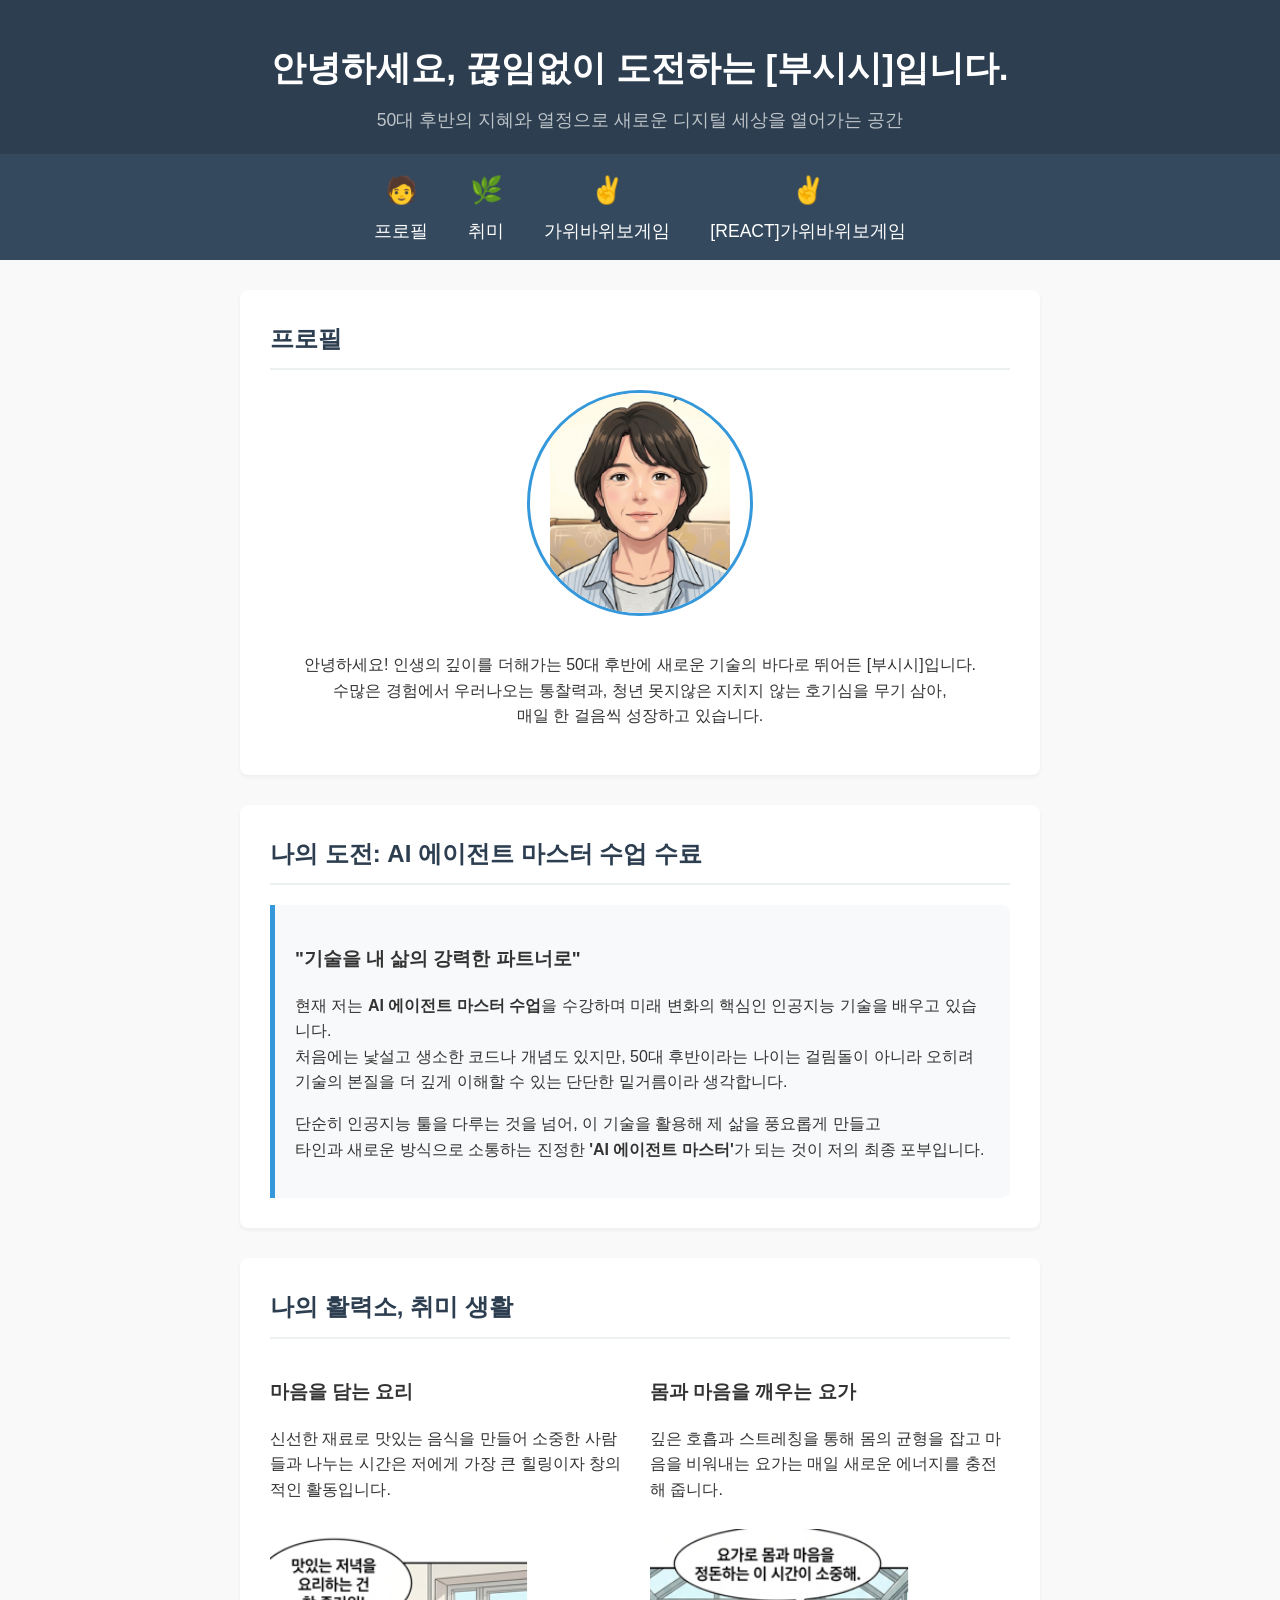
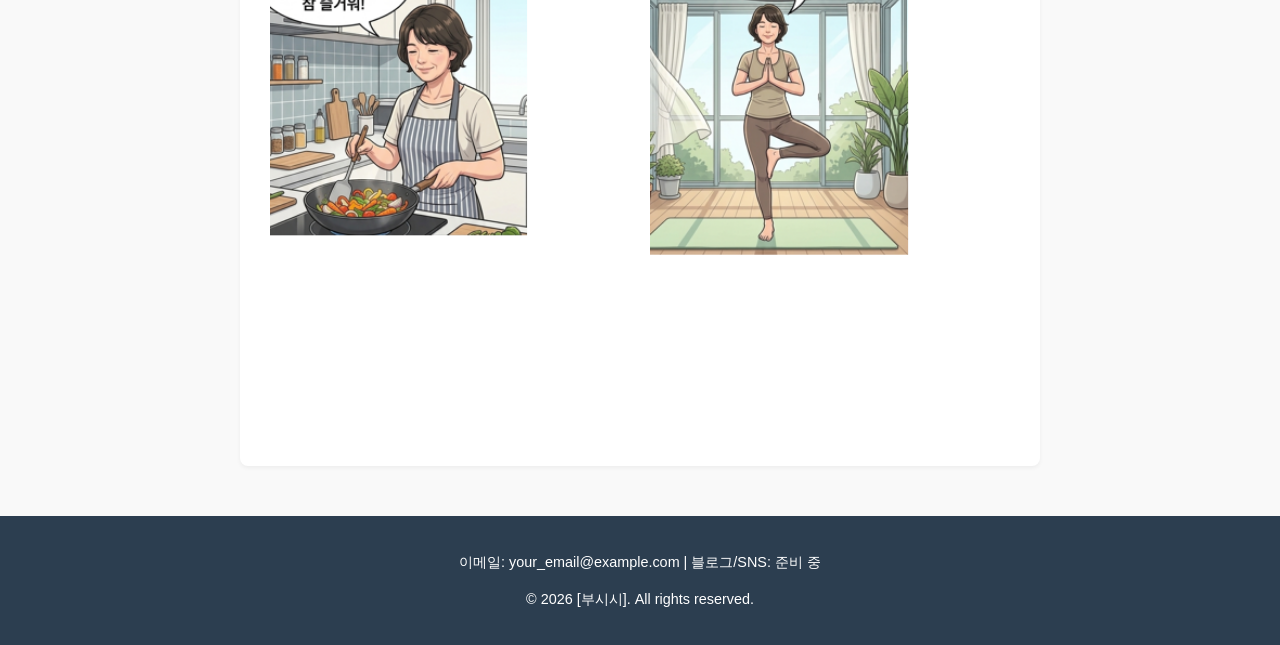
<file: index.html>
<!DOCTYPE html>
<html lang="ko">
<head>
    <meta charset="UTF-8">
    <meta name="viewport" content="width=device-width, initial-scale=1.0">
    <title>자기소개 - AI 에이전트 마스터를 향하여</title>
    <style>
        /* 기본 스타일 설정 */
        body {
            font-family: 'Noto Sans KR', sans-serif;
            margin: 0;
            padding: 0;
            background-color: #f9f9f9;
            color: #333;
            line-height: 1.6;
            scroll-behavior: smooth; /* 메뉴 클릭 시 부드러운 스크롤 */
        }

        /* 상단 헤더 */
        header {
            background-color: #2c3e50;
            color: white;
            text-align: center;
            padding: 40px 20px 20px 20px;
        }
        header h1 {
            margin: 0;
            font-size: 2.2em;
        }
        header p {
            margin: 10px 0 0 0;
            font-size: 1.1em;
            color: #bdc3c7;
        }

        /* 바로가기 메뉴바 */
        nav {
            background-color: #34495e;
            text-align: center;
            padding: 15px 0;
            position: sticky;
            top: 0;
            z-index: 100;
        }
        .nav-container {
            display: flex;
            justify-content: center;
            gap: 40px;
        }
        .nav-item {
            color: white;
            text-decoration: none;
            font-size: 1.1em;
            display: flex;
            flex-direction: column;
            align-items: center;
            cursor: pointer;
            transition: color 0.3s;
        }
        .nav-item:hover {
            color: #3498db;
        }
        .nav-icon {
            font-size: 1.5em;
            margin-bottom: 5px;
        }

        /* 프로필 영역 정중앙 정렬 */
        .profile-container {
            display: flex;
            flex-direction: column; /* 사진과 글을 세로로 나열 */
            align-items: center;    /* 가로축 기준 중앙 정렬 */
            text-align: center;     /* 글자도 가운데 정렬 */
            gap: 20px;
        }
        .profile-img {
            border-radius: 50%;
            object-fit: contain;
            border: 3px solid #3498db;
            object-position: center top;
        }

        /* 메인 콘텐츠 배치 */
        main {
            max-width: 800px;
            margin: 30px auto;
            padding: 0 20px;
        }

        /* 시멘틱 섹션 공통 스타일 */
        section {
            background: white;
            margin-bottom: 30px;
            padding: 30px;
            border-radius: 8px;
            box-shadow: 0 2px 4px rgba(0,0,0,0.05);
        }
        section h2 {
            color: #2c3e50;
            border-bottom: 2px solid #ecf0f1;
            padding-bottom: 10px;
            margin-top: 0;
        }

        /* 포부 영역 독립 문서(Article) */
        .aspiration-card {
            background-color: #f8f9fa;
            border-left: 5px solid #3498db;
            padding: 20px;
            margin-top: 15px;
            border-radius: 0 8px 8px 0;
        }

        /* 취미 영역 배치 */
        .hobby-grid {
            display: grid;
            grid-template-columns: 1fr 1fr;
            gap: 20px;
        }
        @media (max-width: 600px) {
            .hobby-grid { grid-template-columns: 1fr; }
        }
        .hobby-item img {
            width: 100%;
            height: 500px;
            object-fit: cover;
            border-radius: 6px;
            margin-top: 10px;
        }

        /* 하단 푸터 */
        footer {
            background-color: #2c3e50;
            color: white;
            text-align: center;
            padding: 20px;
            margin-top: 50px;
            font-size: 0.9em;
        }
    </style>
</head>
<body>

    <header id="home">
        <h1>안녕하세요, 끊임없이 도전하는 [부시시]입니다.</h1>
        <p>50대 후반의 지혜와 열정으로 새로운 디지털 세상을 열어가는 공간</p>
    </header>

    <nav>
        <div class="nav-container">
            <a href="#my-intro" class="nav-item">
                <span class="nav-icon">🧑</span>
                <span>프로필</span>
            </a>
            <a href="#my-hobby" class="nav-item">
                <span class="nav-icon">🌿</span>
                <span>취미</span>
            </a>
            <!-- 빈칸 메뉴를 가위바위보게임 링크로 변경한 부분입니다 -->
            <a href="./가위바위보게임.html" class="nav-item">
                <span class="nav-icon">✌️</span>
                <span>가위바위보게임</span>
            </a>

            <a href="./rpm-game" class="nav-item">
                <span class="nav-icon">✌️</span>
                <span>[REACT]가위바위보게임</span>
            </a>
        </div>
    </nav>

    <main>
        
        <section id="my-intro">
            <h2>프로필</h2>
            <div class="profile-container">
                <!-- 이미지 경로를 올바르게 수정했습니다 -->
                <img src="./images/image1.png" alt="열정적인 부시시의 캐리커처" class="profile-img" width="220" height="220">
                <div>
                    <p>
                        안녕하세요! 인생의 깊이를 더해가는 50대 후반에 새로운 기술의 바다로 뛰어든 [부시시]입니다.<br>
                        수많은 경험에서 우러나오는 통찰력과, 청년 못지않은 지치지 않는 호기심을 무기 삼아,<br>
                        매일 한 걸음씩 성장하고 있습니다.
                    </p>
                </div>
            </div>
        </section>

        <section>
            <h2>나의 도전: AI 에이전트 마스터 수업 수료</h2>
            <article class="aspiration-card">
                <h3>"기술을 내 삶의 강력한 파트너로"</h3>
                <p>
                    현재 저는 <strong>AI 에이전트 마스터 수업</strong>을 수강하며 미래 변화의 핵심인 인공지능 기술을 배우고 있습니다.<br> 
                    처음에는 낯설고 생소한 코드나 개념도 있지만, 50대 후반이라는 나이는 걸림돌이 아니라 오히려 기술의 본질을 더 깊게 이해할 수 있는 단단한 밑거름이라 생각합니다.
                </p>
                <p>
                    단순히 인공지능 툴을 다루는 것을 넘어, 이 기술을 활용해 제 삶을 풍요롭게 만들고 <br>
                    타인과 새로운 방식으로 소통하는 진정한 <strong>'AI 에이전트 마스터'</strong>가 되는 것이 저의 최종 포부입니다.
                </p>
            </article>
        </section>

        <section id="my-hobby">
            <h2>나의 활력소, 취미 생활</h2>
            <div class="hobby-grid">
                
                <article class="hobby-item">
                    <h3> 마음을 담는 요리</h3>
                    <p>신선한 재료로 맛있는 음식을 만들어 소중한 사람들과 나누는 시간은 저에게 가장 큰 힐링이자 창의적인 활동입니다.</p>
                    <!-- 이미지 경로를 올바르게 수정했습니다 -->
                    <img src="./images/image2.png" alt="정성스럽게 요리하는 모습">
                </article>

                <article class="hobby-item">
                    <h3> 몸과 마음을 깨우는 요가</h3>
                    <p>깊은 호흡과 스트레칭을 통해 몸의 균형을 잡고 마음을 비워내는 요가는 매일 새로운 에너지를 충전해 줍니다.</p>
                    <!-- 이미지 경로를 올바르게 수정했습니다 -->
                    <img src="./images/image3.png" alt="요가 자세를 취하는 모습">
                </article>

            </div>
        </section>

    </main>

    <footer>
        <p>이메일: your_email@example.com | 블로그/SNS: 준비 중</p>
        <p>&copy; 2026 [부시시]. All rights reserved.</p>
    </footer>

</body>
</html>
</file>
